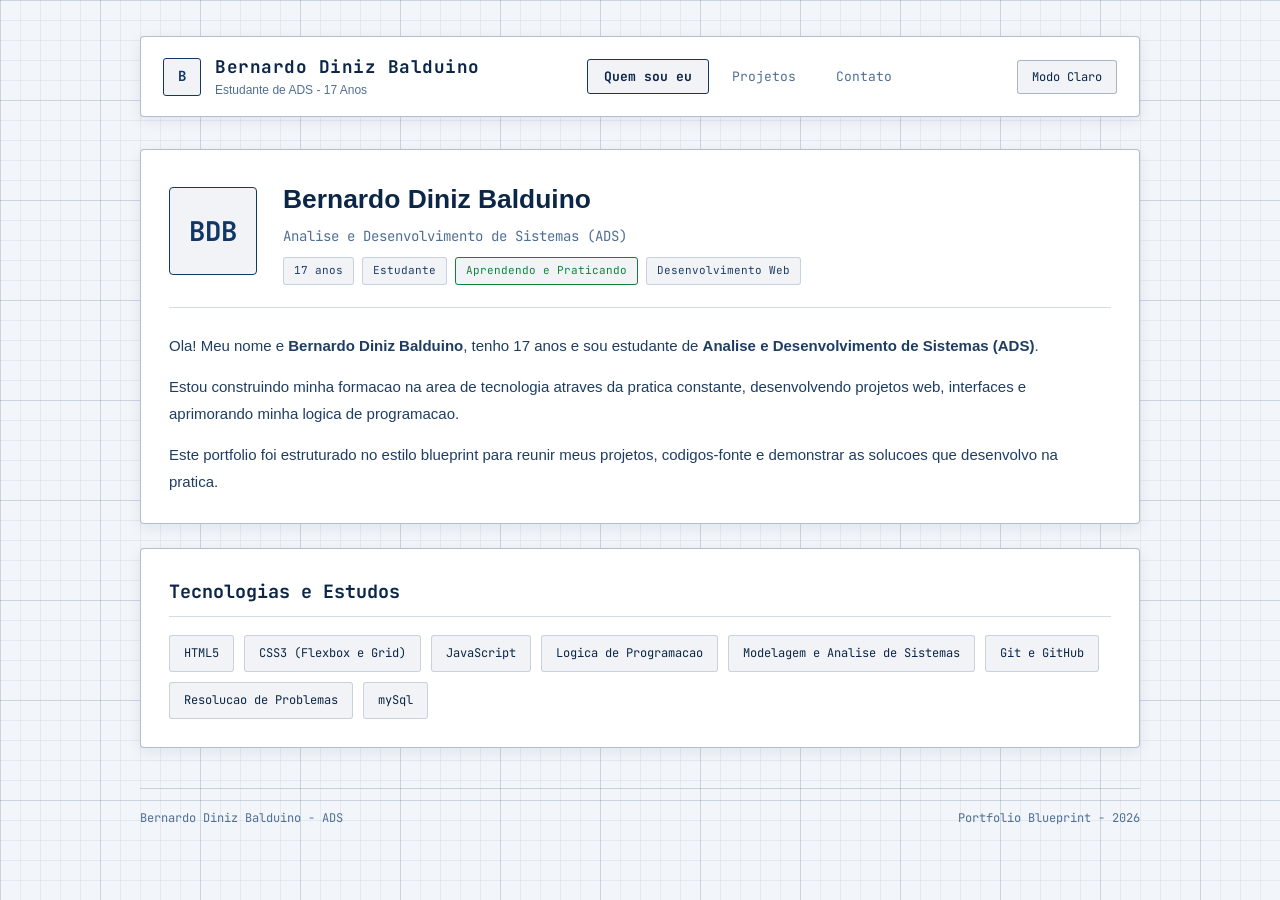
<file: index.html>
<!DOCTYPE html>
<html lang="pt-BR" data-tema="escuro">
<head>
  <meta charset="UTF-8">
  <meta name="viewport" content="width=device-width, initial-scale=1.0">
  <title>Bernardo Diniz Balduino - Portfolio</title>
  
  <meta name="description" content="Portfolio de Bernardo Diniz Balduino - Estudante de Analise e Desenvolvimento de Sistemas (ADS)">

  <!-- Estilo Blueprint Otimizado -->
  <link rel="stylesheet" href="../css/blueprint.css">

  <!-- Tipografia Tecnica -->
  <link rel="preconnect" href="https://fonts.googleapis.com">
  <link rel="preconnect" href="https://fonts.gstatic.com" crossorigin>
  <link href="https://fonts.googleapis.com/css2?family=JetBrains+Mono:wght@400;500;600;700&display=swap" rel="stylesheet">
</head>
<body>
  <!-- Malha Milimetrica de Fundo -->
  <div class="fundo-malha-blueprint"></div>

  <div class="conteudo-geral">
    
    <!-- Cabecalho Principal -->
    <header class="cabecalho-principal">
      <div class="bloco-autor">
        <div class="simbolo-autor">B</div>
        <div>
          <div class="nome-autor">Bernardo Diniz Balduino</div>
          <div class="subtitulo-autor">Estudante de ADS - 17 Anos</div>
        </div>
      </div>

      <!-- Menu de Navegacao por Abas -->
      <nav class="menu-navegacao" role="tablist">
        <button class="botao-aba ativo" data-aba="aba-perfil" role="tab" aria-selected="true">Quem sou eu</button>
        <button class="botao-aba" data-aba="aba-projetos" role="tab" aria-selected="false">Projetos</button>
        <button class="botao-aba" data-aba="aba-contato" role="tab" aria-selected="false">Contato</button>
      </nav>

      <!-- Botao de Alternar Tema -->
      <button id="botaoAlternarTema" class="botao-tema" title="Alternar entre modo claro e escuro">
        <span id="textoModoTema">Modo Escuro</span>
      </button>
    </header>

    <!-- Conteudo Principal -->
    <main>

      <!-- ========================================================
           ABA 1: QUEM SOU EU
           ======================================================== -->
      <section id="aba-perfil" class="painel-aba ativo" role="tabpanel">
        
        <!-- Cartao de Apresentacao -->
        <div class="cartao-blueprint">
          <div class="secao-perfil">
            <div class="caixa-avatar">BDB</div>
            <div class="info-perfil">
              <h1>Bernardo Diniz Balduino</h1>
              <div class="cargo-perfil">Analise e Desenvolvimento de Sistemas (ADS)</div>
              <div class="lista-metadados">
                <span class="etiqueta-info">17 anos</span>
                <span class="etiqueta-info">Estudante</span>
                <span class="etiqueta-info etiqueta-destaque">Aprendendo e Praticando</span>
                <span class="etiqueta-info">Desenvolvimento Web</span>
              </div>
            </div>
          </div>

          <!-- Texto de Apresentacao -->
          <div class="texto-apresentacao">
            <p>
              Ola! Meu nome e <strong>Bernardo Diniz Balduino</strong>, tenho 17 anos e sou estudante de <strong>Analise e Desenvolvimento de Sistemas (ADS)</strong>.
            </p>
            <p>
              Estou construindo minha formacao na area de tecnologia atraves da pratica constante, desenvolvendo projetos web, interfaces e aprimorando minha logica de programacao.
            </p>
            <p>
              Este portfolio foi estruturado no estilo blueprint para reunir meus projetos, codigos-fonte e demonstrar as solucoes que desenvolvo na pratica.
            </p>
          </div>
        </div>

        <!-- Conhecimentos e Tecnologias -->
        <div class="cartao-blueprint">
          <div class="titulo-cartao">Tecnologias e Estudos</div>
          <div class="lista-habilidades">
            <span class="item-habilidade">HTML5</span>
            <span class="item-habilidade">CSS3 (Flexbox e Grid)</span>
            <span class="item-habilidade">JavaScript</span>
            <span class="item-habilidade">Logica de Programacao</span>
            <span class="item-habilidade">Modelagem e Analise de Sistemas</span>
            <span class="item-habilidade">Git e GitHub</span>
            <span class="item-habilidade">Resolucao de Problemas</span>
            <span class="item-habilidade">mySql</span>
          </div>
        </div>

      </section>

      <!-- ========================================================
           ABA 2: PROJETOS
           ======================================================== -->
      <section id="aba-projetos" class="painel-aba" role="tabpanel">
        
        <!-- Barra de Filtros -->
        <div class="barra-acoes-projetos">
          <div class="grupo-filtros">
            <button class="botao-filtro ativo" data-filtro="todos">Todos</button>
            <button class="botao-filtro" data-filtro="ferramentas">Ferramentas</button>
            <button class="botao-filtro" data-filtro="seguranca">Seguranca</button>
            <button class="botao-filtro" data-filtro="interativo">Interativo</button>
          </div>
          <div class="contador-projetos" id="contadorProjetos">
            3 projetos listados
          </div>
        </div>

        <!-- Grade de Cartoes dos Projetos -->
        <div class="grade-projetos" id="gradeProjetos">
          <!-- Conteudo inserido dinamicamente via JavaScript -->
        </div>

      </section>

      <!-- ========================================================
           ABA 3: CONTATO
           ======================================================== -->
      <section id="aba-contato" class="painel-aba" role="tabpanel">
        
        <div class="cartao-blueprint">
          <div class="titulo-cartao">Canais de Contato</div>
          <p style="color: var(--texto-secundario); margin-bottom: 20px; font-size: 14px;">
            Sinta-se a vontade para entrar em contato para conversar sobre tecnologia, desenvolvimento ou oportunidades.
          </p>

          <div class="grade-contato">
            <a href="mailto:bernadin15.dev@gmail.com" target="_blank" class="botao-contato">
              <svg viewBox="0 0 24 24" fill="none" stroke-width="2">
                <path d="M4 4h16c1.1 0 2 .9 2 2v12c0 1.1-.9 2-2 2H4c-1.1 0-2-.9-2-2V6c0-1.1.9-2 2-2z"></path>
                <polyline points="22,6 12,13 2,6"></polyline>
              </svg>
              <span>E-mail</span>
            </a>

            <a href="https://github.com/Goblin15-png" target="_blank" class="botao-contato">
              <svg viewBox="0 0 24 24" fill="none" stroke-width="2">
                <path d="M9 19c-5 1.5-5-2.5-7-3m14 6v-3.87a3.37 3.37 0 0 0-.94-2.61c3.14-.35 6.44-1.54 6.44-7A5.44 5.44 0 0 0 20 4.77 5.07 5.07 0 0 0 19.91 1S18.73.65 16 2.48a13.38 13.38 0 0 0-7 0C6.27.65 5.09 1 5.09 1A5.07 5.07 0 0 0 5 4.77a5.44 5.44 0 0 0-1.5 3.78c0 5.42 3.3 6.61 6.44 7A3.37 3.37 0 0 0 9 18.13V22"></path>
              </svg>
              <span>GitHub</span>
            </a>

            <a href="https://www.linkedin.com/in/bernardodiniz?utm_source=share_via&utm_content=profile&utm_medium=member_android" target="_blank" class="botao-contato">
              <svg viewBox="0 0 24 24" fill="none" stroke-width="2">
                <path d="M16 8a6 6 0 0 1 6 6v7h-4v-7a2 2 0 0 0-2-2 2 2 0 0 0-2 2v7h-4v-7a6 6 0 0 1 6-6z"></path>
                <rect x="2" y="9" width="4" height="12"></rect>
                <circle cx="4" cy="4" r="2"></circle>
              </svg>
              <span>LinkedIn</span>
            </a>
          </div>
        </div>

      </section>

    </main>

    <!-- Rodape -->
    <footer class="rodape-principal">
      <div>Bernardo Diniz Balduino - ADS</div>
      <div>Portfolio Blueprint - 2026</div>
    </footer>

  </div>

  <!-- Scripts -->
  <script src="js/projects-data.js"></script>
  <script src="js/app.js"></script>
</body>
</html>
</file>
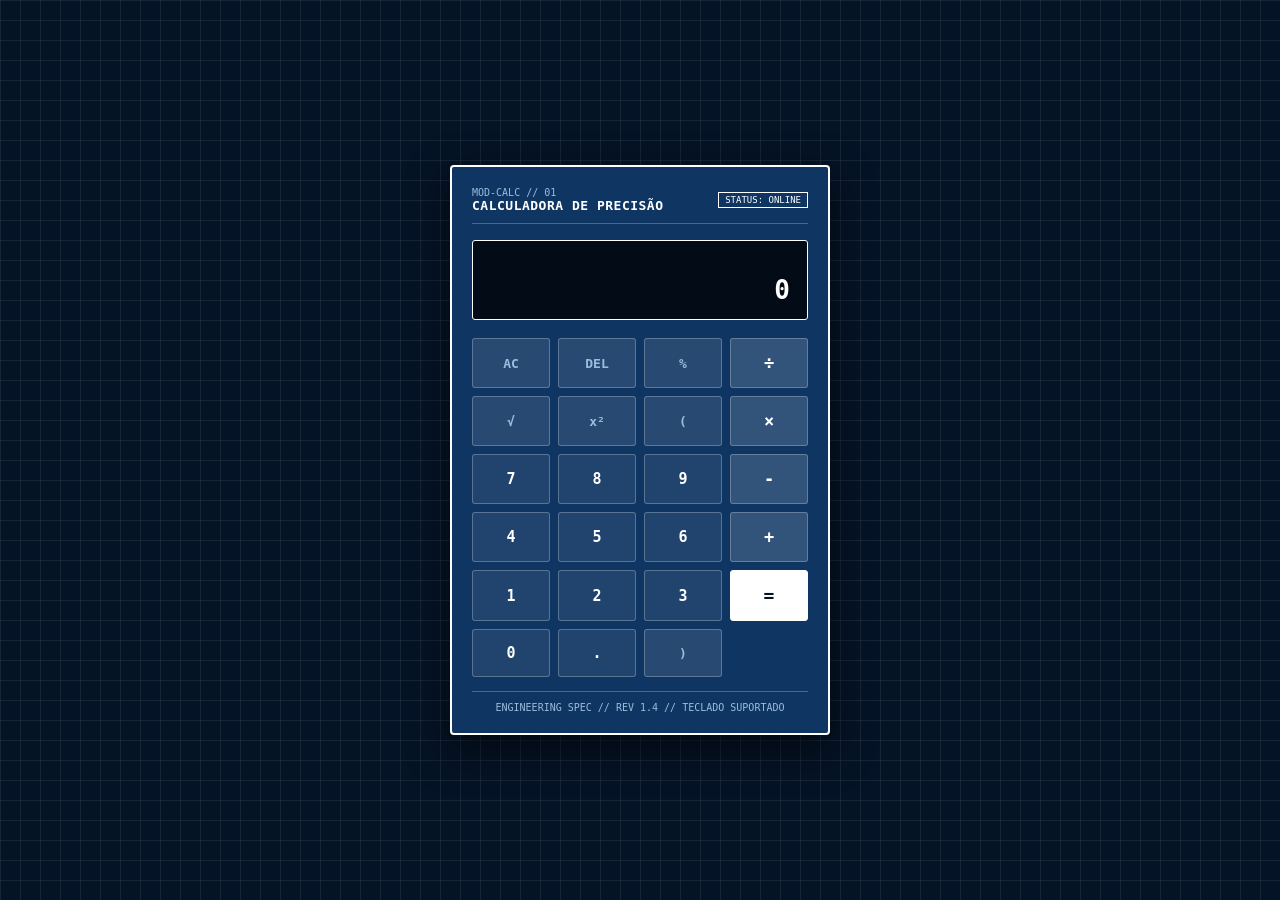
<file: projects/demo-calculadora/index.html>
<!DOCTYPE html>
<html lang="pt-BR" data-theme="dark">
<head>
  <meta charset="UTF-8">
  <meta name="viewport" content="width=device-width, initial-scale=1.0">
  <title>Calculadora Científica Blueprint</title>
  <link rel="stylesheet" href="style.css">
</head>
<body class="calculator-body">
  <div class="calculator-unit">
    <div class="calc-header">
      <div class="calc-title">
        <span class="calc-code">MOD-CALC // 01</span>
        <h2>CALCULADORA DE PRECISÃO</h2>
      </div>
      <div class="calc-status">STATUS: ONLINE</div>
    </div>

    <!-- Visor da Calculadora -->
    <div class="calc-display-box">
      <div class="calc-history" id="calcHistory">&nbsp;</div>
      <div class="calc-current" id="calcCurrent">0</div>
    </div>

    <!-- Teclado da Calculadora -->
    <div class="calc-keypad">
      <button class="calc-btn btn-fn" data-action="clear">AC</button>
      <button class="calc-btn btn-fn" data-action="backspace">DEL</button>
      <button class="calc-btn btn-fn" data-action="percent">%</button>
      <button class="calc-btn btn-op" data-action="op" data-val="/">÷</button>

      <button class="calc-btn btn-fn" data-action="sqrt">√</button>
      <button class="calc-btn btn-fn" data-action="pow">x²</button>
      <button class="calc-btn btn-fn" data-action="paren-open">(</button>
      <button class="calc-btn btn-op" data-action="op" data-val="*">×</button>

      <button class="calc-btn btn-num" data-action="num" data-val="7">7</button>
      <button class="calc-btn btn-num" data-action="num" data-val="8">8</button>
      <button class="calc-btn btn-num" data-action="num" data-val="9">9</button>
      <button class="calc-btn btn-op" data-action="op" data-val="-">-</button>

      <button class="calc-btn btn-num" data-action="num" data-val="4">4</button>
      <button class="calc-btn btn-num" data-action="num" data-val="5">5</button>
      <button class="calc-btn btn-num" data-action="num" data-val="6">6</button>
      <button class="calc-btn btn-op" data-action="op" data-val="+">+</button>

      <button class="calc-btn btn-num" data-action="num" data-val="1">1</button>
      <button class="calc-btn btn-num" data-action="num" data-val="2">2</button>
      <button class="calc-btn btn-num" data-action="num" data-val="3">3</button>
      <button class="calc-btn btn-equals" data-action="equals" rowspan="2">=</button>

      <button class="calc-btn btn-num btn-zero" data-action="num" data-val="0">0</button>
      <button class="calc-btn btn-num" data-action="dot">.</button>
      <button class="calc-btn btn-fn" data-action="paren-close">)</button>
    </div>

    <div class="calc-footer-note">
      ENGINEERING SPEC // REV 1.4 // TECLADO SUPORTADO
    </div>
  </div>

  <script src="script.js"></script>
</body>
</html>
</file>
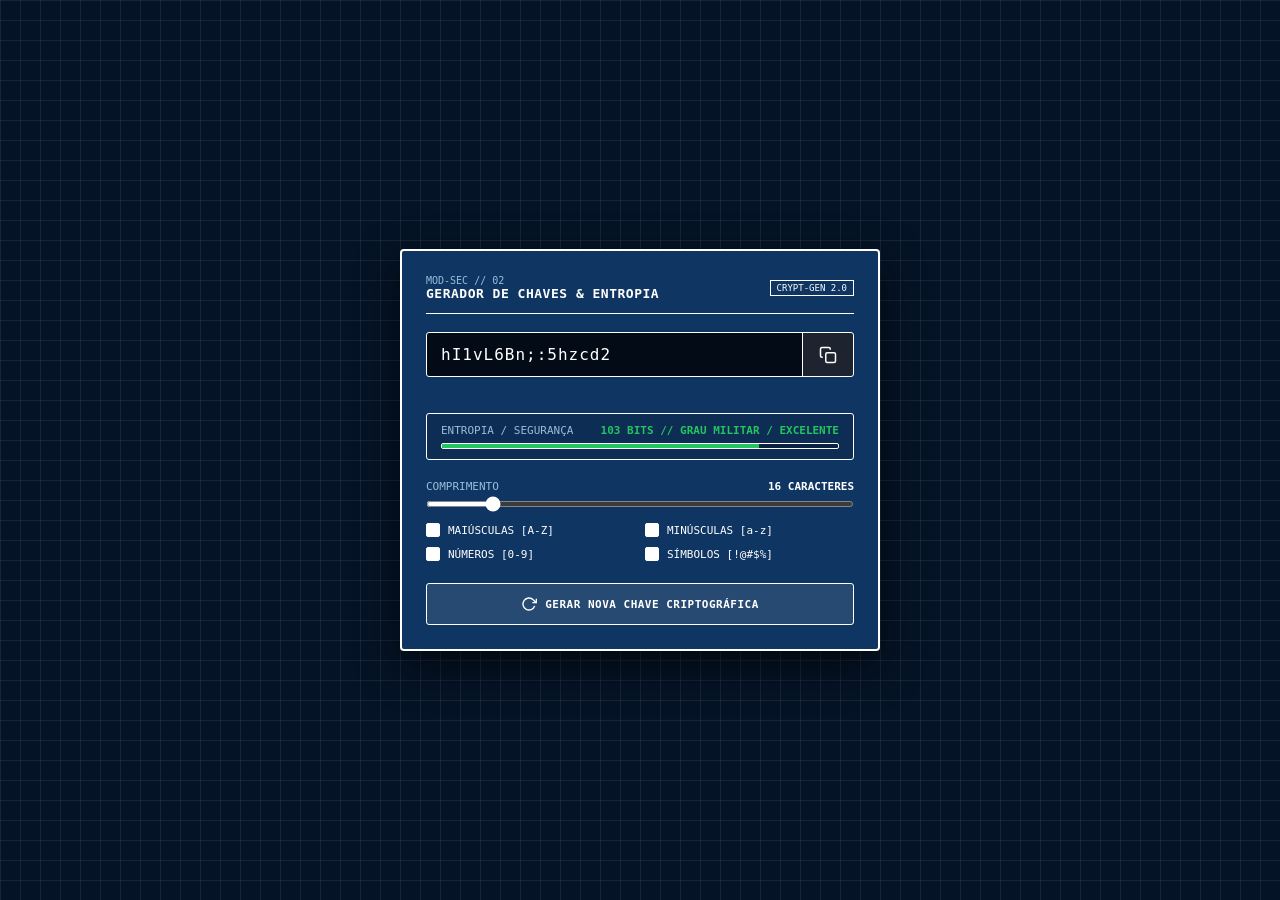
<file: projects/demo-gerador-senhas/index.html>
<!DOCTYPE html>
<html lang="pt-BR" data-theme="dark">
<head>
  <meta charset="UTF-8">
  <meta name="viewport" content="width=device-width, initial-scale=1.0">
  <title>Gerador de Chaves Criptográficas Blueprint</title>
  <link rel="stylesheet" href="style.css">
</head>
<body>
  <div class="crypto-unit">
    <div class="unit-header">
      <div>
        <span class="unit-code">MOD-SEC // 02</span>
        <h2>GERADOR DE CHAVES & ENTROPIA</h2>
      </div>
      <span class="crypto-status">CRYPT-GEN 2.0</span>
    </div>

    <!-- Visor da Senha Gerada -->
    <div class="result-box">
      <input type="text" id="passwordOutput" readonly value="G3r4nd0#Ch4v3..." aria-label="Senha Gerada">
      <button id="copyBtn" class="action-btn" title="Copiar Chave">
        <svg width="18" height="18" viewBox="0 0 24 24" fill="none" stroke="currentColor" stroke-width="2">
          <rect x="9" y="9" width="13" height="13" rx="2" ry="2"></rect>
          <path d="M5 15H4a2 2 0 0 1-2-2V4a2 2 0 0 1 2-2h9a2 2 0 0 1 2 2v1"></path>
        </svg>
      </button>
    </div>
    <div id="copyToast" class="copy-toast">CHAVE COPIADA COM SUCESSO [OK]</div>

    <!-- Medidor de Força e Entropia Técnica -->
    <div class="entropy-meter-box">
      <div class="entropy-header">
        <span class="entropy-label">ENTROPIA / SEGURANÇA</span>
        <span id="entropyScore" class="entropy-value">0 BITS // FRACA</span>
      </div>
      <div class="meter-bar-track">
        <div id="meterBarFill" class="meter-bar-fill"></div>
      </div>
    </div>

    <!-- Controles de Configuração -->
    <div class="controls-panel">
      <!-- Slider de Comprimento -->
      <div class="control-row">
        <div class="control-label">
          <span>COMPRIMENTO</span>
          <span id="lengthVal" class="spec-highlight">16 CARACTERES</span>
        </div>
        <input type="range" id="lengthSlider" min="8" max="64" value="16" class="tech-slider">
      </div>

      <!-- Toggles de Caracteres -->
      <div class="checkbox-grid">
        <label class="tech-checkbox">
          <input type="checkbox" id="includeUpper" checked>
          <span class="box-indicator"></span>
          <span>MAIÚSCULAS [A-Z]</span>
        </label>
        <label class="tech-checkbox">
          <input type="checkbox" id="includeLower" checked>
          <span class="box-indicator"></span>
          <span>MINÚSCULAS [a-z]</span>
        </label>
        <label class="tech-checkbox">
          <input type="checkbox" id="includeNumbers" checked>
          <span class="box-indicator"></span>
          <span>NÚMEROS [0-9]</span>
        </label>
        <label class="tech-checkbox">
          <input type="checkbox" id="includeSymbols" checked>
          <span class="box-indicator"></span>
          <span>SÍMBOLOS [!@#$%]</span>
        </label>
      </div>

      <!-- Botão Gerar -->
      <button id="generateBtn" class="generate-btn">
        <svg width="16" height="16" viewBox="0 0 24 24" fill="none" stroke="currentColor" stroke-width="2">
          <polyline points="23 4 23 10 17 10"></polyline>
          <path d="M20.49 15a9 9 0 1 1-2.12-9.36L23 10"></path>
        </svg>
        GERAR NOVA CHAVE CRIPTOGRÁFICA
      </button>
    </div>
  </div>

  <script src="script.js"></script>
</body>
</html>
</file>
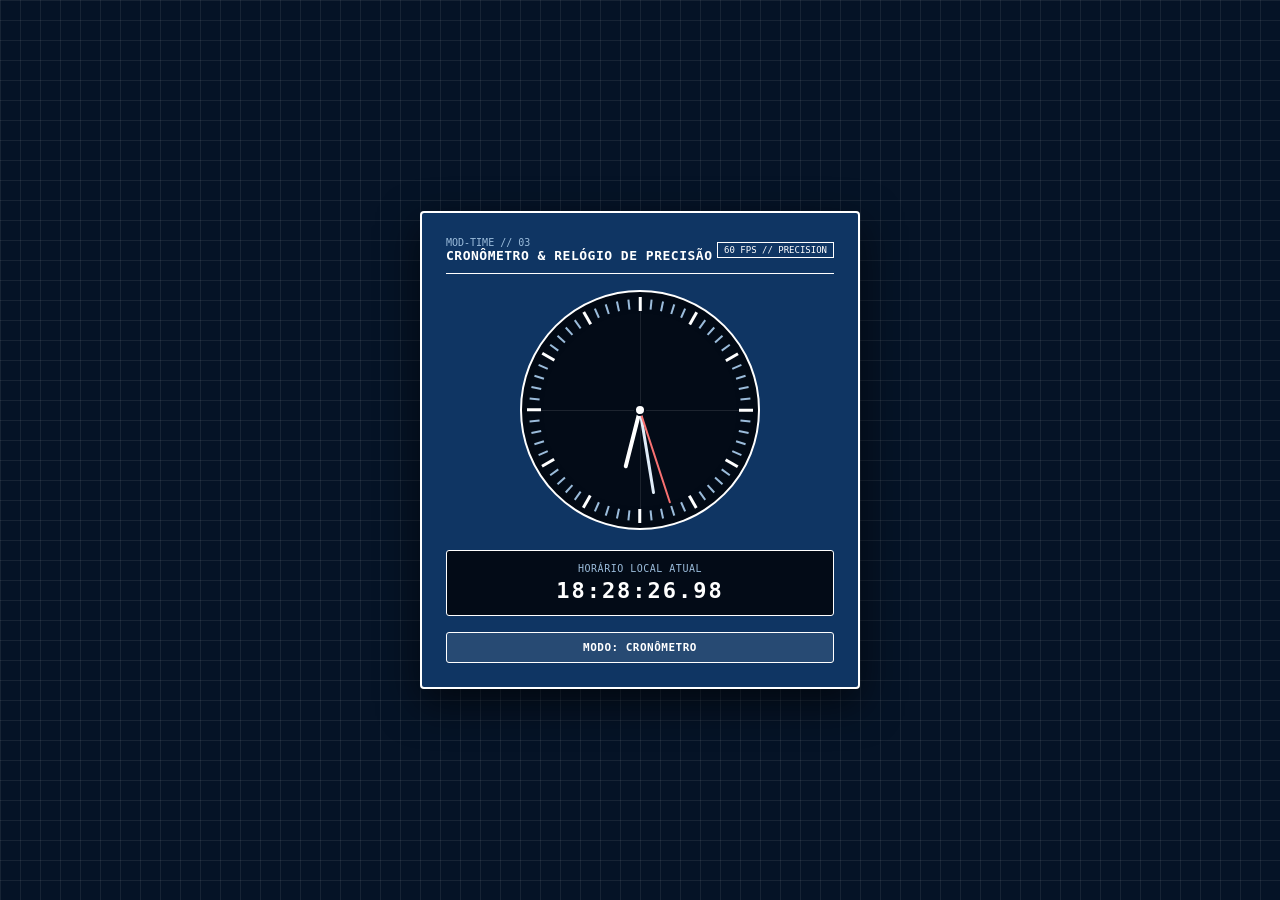
<file: projects/demo-relogio-analogico/index.html>
<!DOCTYPE html>
<html lang="pt-BR" data-theme="dark">
<head>
  <meta charset="UTF-8">
  <meta name="viewport" content="width=device-width, initial-scale=1.0">
  <title>Cronômetro & Relógio de Precisão Blueprint</title>
  <link rel="stylesheet" href="style.css">
</head>
<body>
  <div class="clock-unit">
    <div class="unit-header">
      <div>
        <span class="unit-code">MOD-TIME // 03</span>
        <h2>CRONÔMETRO & RELÓGIO DE PRECISÃO</h2>
      </div>
      <span class="clock-status">60 FPS // PRECISION</span>
    </div>

    <!-- Mostrador Analógico Blueprint com Compass/Marcadores -->
    <div class="dial-container">
      <div class="clock-dial" id="clockDial">
        <!-- Marcadores horários e subdivisões gerados por JS -->
        <div class="dial-crosshair"></div>
        <div class="dial-center-cap"></div>
        
        <!-- Ponteiros Técnicos -->
        <div class="hand hand-hour" id="hourHand"></div>
        <div class="hand hand-minute" id="minHand"></div>
        <div class="hand hand-second" id="secHand"></div>
      </div>
    </div>

    <!-- Visor Digital Secundário -->
    <div class="digital-display">
      <div class="display-mode-label" id="displayModeLabel">HORÁRIO LOCAL ATUAL</div>
      <div class="time-readout" id="timeReadout">00:00:00.00</div>
    </div>

    <!-- Controles do Modo Cronômetro -->
    <div class="stopwatch-controls">
      <button id="toggleModeBtn" class="mode-btn">MODO: CRONÔMETRO</button>
      <div class="stopwatch-actions" id="stopwatchActions" style="display: none;">
        <button id="startStopBtn" class="action-btn-ctrl">INICIAR</button>
        <button id="lapBtn" class="action-btn-ctrl">VOLTA (LAP)</button>
        <button id="resetBtn" class="action-btn-ctrl">ZERAR</button>
      </div>
    </div>

    <!-- Lista de Voltas (Laps) -->
    <div class="laps-list-box" id="lapsBox" style="display: none;">
      <div class="laps-header">REGISTRO DE VOLTAS</div>
      <div class="laps-container" id="lapsContainer"></div>
    </div>
  </div>

  <script src="script.js"></script>
</body>
</html>
</file>
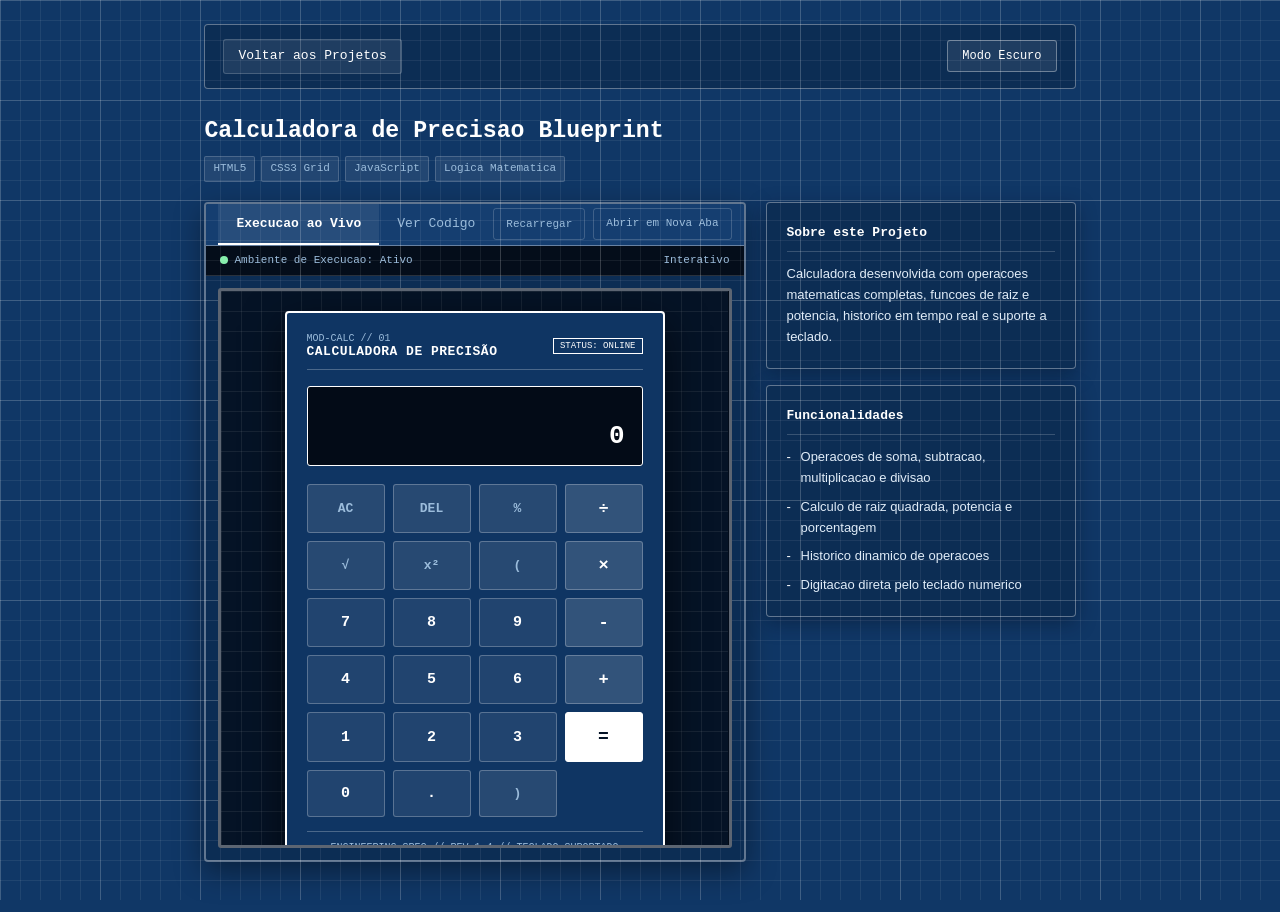
<file: projects/project-viewer.html>
<!DOCTYPE html>
<html lang="pt-BR" data-tema="escuro">
<head>
  <meta charset="UTF-8">
  <meta name="viewport" content="width=device-width, initial-scale=1.0">
  <title>Execucao do Projeto - Bernardo Diniz Balduino</title>
  
  <link rel="stylesheet" href="../css/blueprint.css">

  <style>
    .conteudo-visualizador {
      max-width: 1100px;
      margin: 0 auto;
      padding: 24px 20px 50px;
    }

    .barra-topo-visualizador {
      display: flex;
      justify-content: space-between;
      align-items: center;
      flex-wrap: wrap;
      gap: 14px;
      margin-bottom: 24px;
      background: var(--fundo-cartao);
      border: 1.5px solid var(--linha-normal);
      border-radius: 4px;
      padding: 14px 18px;
    }

    .botao-voltar {
      color: var(--texto-principal);
      text-decoration: none;
      font-family: var(--fonte-codigo);
      font-size: 13px;
      display: inline-flex;
      align-items: center;
      gap: 8px;
      padding: 6px 14px;
      border: 1px solid var(--linha-suave);
      border-radius: 3px;
      background: var(--fundo-etiqueta);
      transition: all 0.2s;
    }

    .botao-voltar:hover {
      border-color: var(--linha-destaque);
      background: rgba(255, 255, 255, 0.15);
    }

    .linha-titulo-projeto {
      margin-bottom: 20px;
    }

    .linha-titulo-projeto h1 {
      font-family: var(--fonte-codigo);
      font-size: 1.45rem;
      font-weight: 700;
      color: var(--texto-principal);
      margin-bottom: 6px;
    }

    .linha-etiquetas-projeto {
      display: flex;
      flex-wrap: wrap;
      gap: 6px;
    }

    /* CONTAINER DIVIDIDO */
    .divisor-visualizador {
      display: grid;
      grid-template-columns: 1fr 310px;
      gap: 20px;
      align-items: start;
    }

    @media (max-width: 900px) {
      .divisor-visualizador {
        grid-template-columns: 1fr;
      }
    }

    /* PAINEL DO PROJETO COM DESTAQUE VISUAL */
    .painel-execucao {
      background: var(--fundo-cartao);
      border: 2px solid var(--linha-normal);
      border-radius: 4px;
      overflow: hidden;
      display: flex;
      flex-direction: column;
      box-shadow: 0 10px 30px rgba(0, 0, 0, 0.4);
    }

    .cabecalho-abas-execucao {
      display: flex;
      justify-content: space-between;
      align-items: center;
      background: var(--fundo-elevado);
      border-bottom: 1.5px solid var(--linha-normal);
      padding: 0 12px;
      flex-wrap: wrap;
    }

    .grupo-botoes-visualizacao {
      display: flex;
    }

    .botao-aba-execucao {
      background: transparent;
      border: none;
      border-bottom: 2px solid transparent;
      color: var(--texto-opaco);
      font-family: var(--fonte-codigo);
      font-size: 13px;
      padding: 12px 18px;
      cursor: pointer;
      transition: all 0.2s;
    }

    .botao-aba-execucao:hover {
      color: var(--texto-principal);
    }

    .botao-aba-execucao.ativo {
      color: var(--texto-principal);
      border-bottom-color: var(--linha-destaque);
      background: var(--fundo-etiqueta);
      font-weight: 700;
    }

    .ferramentas-rapidas {
      display: flex;
      gap: 8px;
    }

    .botao-ferramenta {
      background: transparent;
      border: 1px solid var(--linha-suave);
      border-radius: 3px;
      color: var(--texto-opaco);
      font-family: var(--fonte-codigo);
      font-size: 11px;
      padding: 6px 12px;
      cursor: pointer;
      text-decoration: none;
      display: flex;
      align-items: center;
      gap: 4px;
      transition: all 0.2s;
    }

    .botao-ferramenta:hover {
      border-color: var(--linha-destaque);
      color: var(--texto-principal);
    }

    /* MOLDURA E AMBIENTE DE EXECUCAO COM ALTO CONTRASTE */
    .barra-moldura-execucao {
      display: flex;
      justify-content: space-between;
      align-items: center;
      background: #040d1a;
      padding: 6px 14px;
      font-family: var(--fonte-codigo);
      font-size: 11px;
      color: #9bbcdb;
      border-bottom: 1px solid rgba(255, 255, 255, 0.15);
    }

    [data-tema="claro"] .barra-moldura-execucao {
      background: #e2e8f0;
      color: #1e3d63;
      border-bottom: 1px solid rgba(16, 55, 102, 0.2);
    }

    .indicador-status-execucao {
      display: flex;
      align-items: center;
      gap: 6px;
    }

    .ponto-status-verde {
      width: 8px;
      height: 8px;
      background-color: var(--texto-sucesso);
      border-radius: 50%;
      display: inline-block;
    }

    /* JANELA DE EXECUÇÃO AO VIVO COM CONTRASTE CLARO */
    .janela-execucao-ao-vivo {
      height: 560px;
      background: #051326;
      border: 3px solid rgba(255, 255, 255, 0.35);
      margin: 12px;
      border-radius: 3px;
      box-shadow: inset 0 0 25px rgba(0, 0, 0, 0.6);
      position: relative;
    }

    [data-tema="claro"] .janela-execucao-ao-vivo {
      background: #ffffff;
      border: 3px solid rgba(16, 55, 102, 0.3);
      box-shadow: inset 0 0 15px rgba(16, 55, 102, 0.08);
    }

    .janela-execucao-ao-vivo iframe {
      width: 100%;
      height: 100%;
      border: none;
    }

    /* JANELA DE CÓDIGO FONTE */
    .janela-codigo-fonte {
      display: none;
      height: 560px;
      background: #051326;
      border: 3px solid rgba(255, 255, 255, 0.35);
      margin: 12px;
      border-radius: 3px;
      flex-direction: column;
      overflow: hidden;
    }

    [data-tema="claro"] .janela-codigo-fonte {
      background: #ffffff;
      border: 3px solid rgba(16, 55, 102, 0.3);
    }

    .navegacao-arquivos-codigo {
      display: flex;
      border-bottom: 1px solid var(--linha-suave);
      background: rgba(0, 0, 0, 0.3);
      padding: 0 8px;
    }

    [data-tema="claro"] .navegacao-arquivos-codigo {
      background: #eef2f7;
    }

    .botao-arquivo-codigo {
      background: transparent;
      border: none;
      color: var(--texto-opaco);
      font-family: var(--fonte-codigo);
      font-size: 12px;
      padding: 10px 18px;
      cursor: pointer;
      transition: all 0.15s ease;
    }

    .botao-arquivo-codigo.ativo {
      color: var(--texto-principal);
      background: var(--fundo-etiqueta);
      border-bottom: 2px solid var(--linha-destaque);
      font-weight: 700;
    }

    .caixa-texto-codigo {
      flex: 1;
      overflow: auto;
      padding: 20px;
      margin: 0;
      font-family: var(--fonte-codigo);
      font-size: 13px;
      line-height: 1.7;
      color: var(--texto-secundario);
      white-space: pre;
      tab-size: 2;
    }

    /* BARRA LATERAL */
    .cartao-lateral {
      background: var(--fundo-cartao);
      border: 1.5px solid var(--linha-normal);
      border-radius: 4px;
      padding: 20px;
      margin-bottom: 16px;
      box-shadow: var(--sombra-cartao);
    }

    .cartao-lateral h3 {
      font-family: var(--fonte-codigo);
      font-size: 13px;
      color: var(--texto-principal);
      margin-bottom: 12px;
      border-bottom: 1px solid var(--linha-suave);
      padding-bottom: 8px;
    }

    .lista-destaques {
      list-style: none;
      display: flex;
      flex-direction: column;
      gap: 8px;
      font-size: 13px;
      color: var(--texto-secundario);
    }

    .lista-destaques li {
      position: relative;
      padding-left: 14px;
    }

    .lista-destaques li::before {
      content: "-";
      position: absolute;
      left: 0;
      color: var(--linha-destaque);
    }
  </style>
</head>
<body>
  <div class="fundo-malha-blueprint"></div>

  <div class="conteudo-visualizador">
    
    <!-- Barra Superior -->
    <div class="barra-topo-visualizador">
      <a href="../index.html#projetos" class="botao-voltar">
        Voltar aos Projetos
      </a>

      <button id="botaoAlternarTema" class="botao-tema" title="Alternar entre modo claro e escuro">
        <span id="textoModoTema">Modo Escuro</span>
      </button>
    </div>

    <!-- Titulo e Etiquetas do Projeto -->
    <div class="linha-titulo-projeto">
      <h1 id="tituloProjeto">Carregando Projeto...</h1>
      <div id="etiquetasProjeto" class="linha-etiquetas-projeto"></div>
    </div>

    <!-- Divisao Principal -->
    <div class="divisor-visualizador">
      <!-- Painel do Executor e Codigo -->
      <div class="painel-execucao">
        <div class="cabecalho-abas-execucao">
          <div class="grupo-botoes-visualizacao">
            <button class="botao-aba-execucao ativo" id="abaExecucaoAoVivo">Execucao ao Vivo</button>
            <button class="botao-aba-execucao" id="abaVerCodigo">Ver Codigo</button>
          </div>

          <div class="ferramentas-rapidas">
            <button class="botao-ferramenta" id="botaoRecarregar">Recarregar</button>
            <a class="botao-ferramenta" id="botaoAbaExterna" target="_blank">Abrir em Nova Aba</a>
          </div>
        </div>

        <!-- 1. Execucao ao vivo (com moldura de alto contraste) -->
        <div id="containerExecucao">
          <div class="barra-moldura-execucao">
            <div class="indicador-status-execucao">
              <span class="ponto-status-verde"></span>
              <span>Ambiente de Execucao: Ativo</span>
            </div>
            <span>Interativo</span>
          </div>
          <div class="janela-execucao-ao-vivo">
            <iframe id="iframeProjeto" src="" title="Projeto em Execucao"></iframe>
          </div>
        </div>

        <!-- 2. Visualizador de codigo (carregamento garantido) -->
        <div class="janela-codigo-fonte" id="containerCodigo">
          <div class="navegacao-arquivos-codigo">
            <button class="botao-arquivo-codigo ativo" data-arquivo="html">index.html</button>
            <button class="botao-arquivo-codigo" data-arquivo="css">style.css</button>
            <button class="botao-arquivo-codigo" data-arquivo="js">script.js</button>
            <button class="botao-ferramenta" id="botaoCopiarCodigo" style="margin-left: auto; margin-right: 8px;">
              Copiar Codigo
            </button>
          </div>
          <pre class="caixa-texto-codigo"><code id="conteudoCodigo">Carregando codigo...</code></pre>
        </div>
      </div>

      <!-- Barra Lateral com Informacoes -->
      <aside>
        <div class="cartao-lateral">
          <h3>Sobre este Projeto</h3>
          <p id="resumoProjeto" style="font-size: 13px; color: var(--texto-secundario); line-height: 1.6;">
            Carregando detalhes...
          </p>
        </div>

        <div class="cartao-lateral">
          <h3>Funcionalidades</h3>
          <ul class="lista-destaques" id="listaDestaques">
            <li>Carregando...</li>
          </ul>
        </div>
      </aside>
    </div>

  </div>

  <!-- Scripts -->
  <script src="../js/projects-data.js"></script>
  <script>
    document.addEventListener('DOMContentLoaded', () => {
      inicializarTema();
      carregarProjeto();
      inicializarAbas();
    });

    let projetoAtual = null;
    let cacheCodigo = { html: '', css: '', js: '' };
    let arquivoCodigoAtual = 'html';

    function inicializarTema() {
      const temaSalvo = localStorage.getItem('tema-blueprint') || 'escuro';
      document.documentElement.setAttribute('data-tema', temaSalvo);
      atualizarTextoTema(temaSalvo);

      const botaoTema = document.getElementById('botaoAlternarTema');
      botaoTema.addEventListener('click', () => {
        const temaAtual = document.documentElement.getAttribute('data-tema') || 'escuro';
        const novoTema = temaAtual === 'escuro' ? 'claro' : 'escuro';
        document.documentElement.setAttribute('data-tema', novoTema);
        localStorage.setItem('tema-blueprint', novoTema);
        atualizarTextoTema(novoTema);
        
        const iframe = document.getElementById('iframeProjeto');
        if (iframe && iframe.contentDocument) {
          iframe.contentDocument.documentElement.setAttribute('data-tema', novoTema);
        }
      });
    }

    function atualizarTextoTema(tema) {
      document.getElementById('textoModoTema').textContent = tema === 'escuro' ? 'Modo Escuro' : 'Modo Claro';
    }

    function carregarProjeto() {
      const parametros = new URLSearchParams(window.location.search);
      const idProjeto = parametros.get('id') || 'calculadora-blueprint';

      projetoAtual = PROJETOS_DADOS.find(p => p.id === idProjeto) || PROJETOS_DADOS[0];

      document.title = `${projetoAtual.titulo} - Bernardo Diniz Balduino`;
      document.getElementById('tituloProjeto').textContent = projetoAtual.titulo;
      document.getElementById('resumoProjeto').textContent = projetoAtual.resumo;

      document.getElementById('etiquetasProjeto').innerHTML = projetoAtual.etiquetas
        .map(t => `<span class="etiqueta-tecnologia">${t}</span>`).join('');

      document.getElementById('listaDestaques').innerHTML = projetoAtual.destaques
        .map(d => `<li>${d}</li>`).join('');

      const iframe = document.getElementById('iframeProjeto');
      const urlProjeto = `../${projetoAtual.caminho}`;
      iframe.src = urlProjeto;

      document.getElementById('botaoAbaExterna').href = urlProjeto;

      document.getElementById('botaoRecarregar').addEventListener('click', () => {
        iframe.src = urlProjeto;
      });

      // Carrega o código garantido
      carregarArquivosCodigo();
    }

    function carregarArquivosCodigo() {
      // 1. Prioridade: Codigo embutido diretamente na base de dados
      if (projetoAtual && projetoAtual.codigoFonte) {
        cacheCodigo.html = projetoAtual.codigoFonte.html || '';
        cacheCodigo.css = projetoAtual.codigoFonte.css || '';
        cacheCodigo.js = projetoAtual.codigoFonte.js || '';
        exibirCodigo(arquivoCodigoAtual);
        return;
      }

      // 2. Fallback via fetch se necessario
      const base = `../projects/${projetoAtual.pasta}/`;
      Promise.all([
        fetch(`${base}index.html`).then(r => r.text()).catch(() => ''),
        fetch(`${base}style.css`).then(r => r.text()).catch(() => ''),
        fetch(`${base}script.js`).then(r => r.text()).catch(() => '')
      ]).then(([resHtml, resCss, resJs]) => {
        cacheCodigo.html = resHtml;
        cacheCodigo.css = resCss;
        cacheCodigo.js = resJs;
        exibirCodigo(arquivoCodigoAtual);
      });
    }

    function exibirCodigo(tipoArquivo) {
      arquivoCodigoAtual = tipoArquivo;
      const elementoCodigo = document.getElementById('conteudoCodigo');
      elementoCodigo.textContent = cacheCodigo[tipoArquivo] || 'Codigo indisponivel no momento.';
    }

    function inicializarAbas() {
      const botaoExecucao = document.getElementById('abaExecucaoAoVivo');
      const botaoCodigo = document.getElementById('abaVerCodigo');
      const containerExecucao = document.getElementById('containerExecucao');
      const containerCodigo = document.getElementById('containerCodigo');

      botaoExecucao.addEventListener('click', () => {
        botaoExecucao.classList.add('ativo');
        botaoCodigo.classList.remove('ativo');
        containerExecucao.style.display = 'block';
        containerCodigo.style.display = 'none';
      });

      botaoCodigo.addEventListener('click', () => {
        botaoCodigo.classList.add('ativo');
        botaoExecucao.classList.remove('ativo');
        containerExecucao.style.display = 'none';
        containerCodigo.style.display = 'flex';
        // Garante que exibe o código do arquivo selecionado
        exibirCodigo(arquivoCodigoAtual);
      });

      document.querySelectorAll('.botao-arquivo-codigo').forEach(botao => {
        botao.addEventListener('click', () => {
          document.querySelectorAll('.botao-arquivo-codigo').forEach(b => b.classList.remove('ativo'));
          botao.classList.add('ativo');
          exibirCodigo(botao.getAttribute('data-arquivo'));
        });
      });

      const botaoCopiar = document.getElementById('botaoCopiarCodigo');
      botaoCopiar.addEventListener('click', () => {
        const texto = cacheCodigo[arquivoCodigoAtual];
        if (texto) {
          navigator.clipboard.writeText(texto).then(() => {
            botaoCopiar.textContent = 'Copiado!';
            setTimeout(() => { botaoCopiar.textContent = 'Copiar Codigo'; }, 2000);
          });
        }
      });
    }
  </script>
</body>
</html>
</file>
<file: css/blueprint.css>
/* ==========================================================================
   PORTFOLIO BLUEPRINT - ESTILOS COMPLETOS & OTIMIZADOS
   Bernardo Diniz Balduino - Analise e Desenvolvimento de Sistemas (ADS)
   ========================================================================== */

/* ==========================================================================
   1. VARIAVEIS DE TEMA (MODO ESCURO E MODO CLARO)
   ========================================================================== */
:root {
  --transicao-tema: background-color 0.25s ease, border-color 0.25s ease, color 0.25s ease;
  --fonte-codigo: 'JetBrains Mono', 'Consolas', 'Courier New', monospace;
  --fonte-texto: -apple-system, BlinkMacSystemFont, 'Segoe UI', Roboto, Helvetica, Arial, sans-serif;
}

/* Modo Escuro (Cianotipo Tradicional de Engenharia) */
[data-tema="escuro"] {
  color-scheme: dark;
  --fundo-blueprint: #103766;
  --fundo-cartao: #0c2d54;
  --fundo-elevado: #153e70;
  --fundo-codigo: #051326;
  --grade-subdivisao: rgba(255, 255, 255, 0.07);
  --grade-principal: rgba(255, 255, 255, 0.14);
  --linha-suave: rgba(255, 255, 255, 0.18);
  --linha-normal: rgba(255, 255, 255, 0.35);
  --linha-destaque: #ffffff;
  --texto-principal: #ffffff;
  --texto-secundario: #e0ecf8;
  --texto-opaco: #9bbcdb;
  --texto-sucesso: #86efac;
  --fundo-etiqueta: rgba(255, 255, 255, 0.08);
  --sombra-cartao: 0 6px 20px rgba(4, 16, 32, 0.4);
}

/* Modo Claro (Whiteprint / Papel de Desenho Tecnico) */
[data-tema="claro"] {
  color-scheme: light;
  --fundo-blueprint: #f2f5f9;
  --fundo-cartao: #ffffff;
  --fundo-elevado: #f8fafc;
  --fundo-codigo: #ffffff;
  --grade-subdivisao: rgba(16, 55, 102, 0.06);
  --grade-principal: rgba(16, 55, 102, 0.12);
  --linha-suave: rgba(16, 55, 102, 0.18);
  --linha-normal: rgba(16, 55, 102, 0.32);
  --linha-destaque: #103766;
  --texto-principal: #0c2647;
  --texto-secundario: #1e3d63;
  --texto-opaco: #506f94;
  --texto-sucesso: #15803d;
  --fundo-etiqueta: rgba(16, 55, 102, 0.06);
  --sombra-cartao: 0 4px 14px rgba(16, 55, 102, 0.08);
}

/* ==========================================================================
   2. RESET E CONFIGURACOES GERAIS
   ========================================================================== */
* {
  margin: 0;
  padding: 0;
  box-sizing: border-box;
}

html {
  font-family: var(--fonte-texto);
  background-color: var(--fundo-blueprint);
  color: var(--texto-principal);
  transition: var(--transicao-tema);
  scroll-behavior: smooth;
  font-size: 16px;
  line-height: 1.6;
}

body {
  min-height: 100vh;
  position: relative;
  display: flex;
  flex-direction: column;
}

/* ==========================================================================
   3. MALHA DO PAPEL MILIMETRADO
   ========================================================================== */
.fundo-malha-blueprint {
  position: fixed;
  inset: 0;
  pointer-events: none;
  z-index: 0;
  background-image: 
    linear-gradient(var(--grade-subdivisao) 1px, transparent 1px),
    linear-gradient(90deg, var(--grade-subdivisao) 1px, transparent 1px),
    linear-gradient(var(--grade-principal) 1px, transparent 1px),
    linear-gradient(90deg, var(--grade-principal) 1px, transparent 1px);
  background-size: 20px 20px, 20px 20px, 100px 100px, 100px 100px;
}

.conteudo-geral {
  max-width: 1040px;
  margin: 0 auto;
  padding: 36px 20px 60px;
  width: 100%;
  position: relative;
  z-index: 1;
}

/* ==========================================================================
   4. CABECALHO E NAVEGACAO
   ========================================================================== */
.cabecalho-principal {
  display: flex;
  justify-content: space-between;
  align-items: center;
  padding: 16px 22px;
  background: var(--fundo-cartao);
  border: 1.5px solid var(--linha-normal);
  border-radius: 4px;
  margin-bottom: 32px;
  box-shadow: var(--sombra-cartao);
  gap: 16px;
  flex-wrap: wrap;
}

.bloco-autor {
  display: flex;
  align-items: center;
  gap: 14px;
}

.simbolo-autor {
  width: 38px;
  height: 38px;
  border: 1.5px solid var(--linha-destaque);
  border-radius: 3px;
  display: flex;
  align-items: center;
  justify-content: center;
  background: var(--fundo-etiqueta);
  font-family: var(--fonte-codigo);
  font-weight: 700;
  font-size: 14px;
  color: var(--linha-destaque);
}

.nome-autor {
  font-family: var(--fonte-codigo);
  font-size: 1.1rem;
  font-weight: 700;
  letter-spacing: 0.5px;
  color: var(--texto-principal);
}

.subtitulo-autor {
  font-size: 12px;
  color: var(--texto-opaco);
}

.menu-navegacao {
  display: flex;
  gap: 6px;
}

.botao-aba {
  background: transparent;
  border: 1px solid transparent;
  border-radius: 3px;
  color: var(--texto-opaco);
  font-family: var(--fonte-codigo);
  font-size: 13px;
  padding: 8px 16px;
  cursor: pointer;
  transition: all 0.2s ease;
}

.botao-aba:hover {
  color: var(--texto-principal);
  background: var(--fundo-etiqueta);
  border-color: var(--linha-suave);
}

.botao-aba.ativo {
  color: var(--texto-principal);
  background: var(--fundo-etiqueta);
  border-color: var(--linha-destaque);
  font-weight: 700;
}

.botao-tema {
  background: var(--fundo-etiqueta);
  border: 1px solid var(--linha-normal);
  border-radius: 3px;
  color: var(--texto-principal);
  font-family: var(--fonte-codigo);
  font-size: 12px;
  padding: 8px 14px;
  cursor: pointer;
  display: flex;
  align-items: center;
  gap: 8px;
  transition: all 0.2s ease;
}

.botao-tema:hover {
  border-color: var(--linha-destaque);
  background: rgba(255, 255, 255, 0.15);
}

[data-tema="claro"] .botao-tema:hover {
  background: rgba(16, 55, 102, 0.12);
}

/* ==========================================================================
   5. PAINEIS DAS ABAS
   ========================================================================== */
.painel-aba {
  display: none;
  animation: surgimentoSuave 0.2s ease-out forwards;
}

.painel-aba.ativo {
  display: block;
}

@keyframes surgimentoSuave {
  from { opacity: 0; transform: translateY(4px); }
  to { opacity: 1; transform: translateY(0); }
}

/* Cartao Padrao */
.cartao-blueprint {
  background: var(--fundo-cartao);
  border: 1.5px solid var(--linha-normal);
  border-radius: 4px;
  padding: 28px;
  margin-bottom: 24px;
  box-shadow: var(--sombra-cartao);
}

.titulo-cartao {
  font-family: var(--fonte-codigo);
  font-size: 1.15rem;
  font-weight: 700;
  color: var(--texto-principal);
  margin-bottom: 18px;
  display: flex;
  align-items: center;
  gap: 8px;
  border-bottom: 1px solid var(--linha-suave);
  padding-bottom: 10px;
}

/* ==========================================================================
   6. SECAO QUEM SOU EU
   ========================================================================== */
.secao-perfil {
  display: flex;
  align-items: center;
  gap: 26px;
  margin-bottom: 24px;
  padding-bottom: 22px;
  border-bottom: 1px solid var(--linha-suave);
}

.caixa-avatar {
  width: 88px;
  height: 88px;
  border: 1.5px solid var(--linha-destaque);
  border-radius: 4px;
  background: var(--fundo-etiqueta);
  display: flex;
  align-items: center;
  justify-content: center;
  flex-shrink: 0;
  font-family: var(--fonte-codigo);
  font-size: 1.7rem;
  font-weight: 700;
  color: var(--linha-destaque);
}

.info-perfil h1 {
  font-size: 1.65rem;
  font-weight: 700;
  color: var(--texto-principal);
  margin-bottom: 4px;
}

.cargo-perfil {
  font-family: var(--fonte-codigo);
  font-size: 14px;
  color: var(--texto-opaco);
  margin-bottom: 10px;
}

.lista-metadados {
  display: flex;
  flex-wrap: wrap;
  gap: 8px;
}

.etiqueta-info {
  font-family: var(--fonte-codigo);
  font-size: 11px;
  background: var(--fundo-etiqueta);
  border: 1px solid var(--linha-suave);
  padding: 4px 10px;
  border-radius: 3px;
  color: var(--texto-secundario);
}

.etiqueta-destaque {
  border-color: var(--texto-sucesso);
  color: var(--texto-sucesso);
}

.texto-apresentacao {
  font-size: 15px;
  line-height: 1.8;
  color: var(--texto-secundario);
  display: flex;
  flex-direction: column;
  gap: 14px;
}

.lista-habilidades {
  display: flex;
  flex-wrap: wrap;
  gap: 10px;
}

.item-habilidade {
  font-family: var(--fonte-codigo);
  font-size: 12px;
  padding: 8px 14px;
  border: 1px solid var(--linha-suave);
  border-radius: 3px;
  background: var(--fundo-etiqueta);
  color: var(--texto-principal);
  transition: all 0.2s ease;
}

.item-habilidade:hover {
  border-color: var(--linha-destaque);
  background: rgba(255, 255, 255, 0.12);
}

[data-tema="claro"] .item-habilidade:hover {
  background: rgba(16, 55, 102, 0.1);
}

/* ==========================================================================
   7. SECAO PROJETOS
   ========================================================================== */
.barra-acoes-projetos {
  display: flex;
  justify-content: space-between;
  align-items: center;
  flex-wrap: wrap;
  gap: 12px;
  margin-bottom: 22px;
}

.grupo-filtros {
  display: flex;
  flex-wrap: wrap;
  gap: 6px;
}

.botao-filtro {
  background: transparent;
  border: 1px solid var(--linha-suave);
  border-radius: 3px;
  color: var(--texto-opaco);
  font-family: var(--fonte-codigo);
  font-size: 12px;
  padding: 6px 14px;
  cursor: pointer;
  transition: all 0.2s ease;
}

.botao-filtro:hover,
.botao-filtro.ativo {
  background: var(--fundo-etiqueta);
  border-color: var(--linha-destaque);
  color: var(--texto-principal);
}

.contador-projetos {
  font-family: var(--fonte-codigo);
  font-size: 12px;
  color: var(--texto-opaco);
}

.grade-projetos {
  display: grid;
  grid-template-columns: repeat(auto-fill, minmax(310px, 1fr));
  gap: 22px;
}

.cartao-projeto {
  background: var(--fundo-cartao);
  border: 1.5px solid var(--linha-normal);
  border-radius: 4px;
  display: flex;
  flex-direction: column;
  overflow: hidden;
  box-shadow: 0 8px 24px rgba(0, 0, 0, 0.4);
  transition: transform 0.25s ease, border-color 0.25s ease, box-shadow 0.25s ease;
}

.cartao-projeto:hover {
  transform: translateY(-4px);
  border-color: var(--linha-destaque);
  box-shadow: 0 12px 32px rgba(0, 0, 0, 0.55);
}

.previa-projeto {
  height: 180px;
  background: #040d1a;
  position: relative;
  overflow: hidden;
  border-bottom: 2px solid var(--linha-normal);
  box-shadow: inset 0 0 25px rgba(0, 0, 0, 0.75);
}

[data-tema="claro"] .previa-projeto {
  background: #ffffff;
  border-bottom: 2px solid var(--linha-normal);
  box-shadow: inset 0 0 15px rgba(16, 55, 102, 0.1);
}

.previa-projeto iframe {
  width: 100%;
  height: 100%;
  border: none;
  pointer-events: none;
}

.conteudo-projeto {
  padding: 20px;
  flex: 1;
  display: flex;
  flex-direction: column;
}

.titulo-projeto {
  font-family: var(--fonte-codigo);
  font-size: 1.1rem;
  font-weight: 700;
  color: var(--texto-principal);
  margin-bottom: 8px;
}

.descricao-projeto {
  font-size: 13px;
  color: var(--texto-secundario);
  line-height: 1.6;
  margin-bottom: 16px;
  flex: 1;
}

.etiquetas-projeto {
  display: flex;
  flex-wrap: wrap;
  gap: 6px;
  margin-bottom: 18px;
}

.etiqueta-tecnologia {
  font-family: var(--fonte-codigo);
  font-size: 11px;
  padding: 3px 8px;
  border: 1px solid var(--linha-suave);
  border-radius: 2px;
  background: var(--fundo-etiqueta);
  color: var(--texto-opaco);
}

.botao-abrir-projeto {
  background: var(--fundo-etiqueta);
  border: 1px solid var(--linha-normal);
  color: var(--texto-principal);
  font-family: var(--fonte-codigo);
  font-size: 12px;
  font-weight: 600;
  padding: 10px 14px;
  border-radius: 3px;
  text-decoration: none;
  text-align: center;
  transition: all 0.2s ease;
  display: flex;
  align-items: center;
  justify-content: center;
  gap: 6px;
}

.botao-abrir-projeto:hover {
  border-color: var(--linha-destaque);
  background: var(--linha-destaque);
  color: var(--fundo-blueprint);
}

/* ==========================================================================
   8. SECAO CONTATO E RODAPE
   ========================================================================= */
.grade-contato {
  display: grid;
  grid-template-columns: repeat(auto-fit, minmax(240px, 1fr));
  gap: 16px;
  margin-top: 10px;
}

.botao-contato {
  display: flex;
  align-items: center;
  gap: 12px;
  padding: 16px 20px;
  background: var(--fundo-cartao);
  border: 1.5px solid var(--linha-normal);
  border-radius: 4px;
  color: var(--texto-principal);
  text-decoration: none;
  font-family: var(--fonte-codigo);
  font-size: 13px;
  transition: all 0.2s ease;
}

.botao-contato:hover {
  border-color: var(--linha-destaque);
  background: var(--fundo-etiqueta);
  transform: translateY(-2px);
}

.botao-contato svg {
  width: 20px;
  height: 20px;
  stroke: var(--linha-destaque);
}

.rodape-principal {
  margin-top: 40px;
  padding-top: 20px;
  border-top: 1px solid var(--linha-suave);
  display: flex;
  justify-content: space-between;
  align-items: center;
  font-family: var(--fonte-codigo);
  font-size: 12px;
  color: var(--texto-opaco);
  flex-wrap: wrap;
  gap: 10px;
}

/* ==========================================================================
   9. RESPONSIVIDADE
   ========================================================================== */
@media (max-width: 640px) {
  .cabecalho-principal {
    flex-direction: column;
    align-items: stretch;
  }
  .menu-navegacao {
    justify-content: space-around;
  }
  .secao-perfil {
    flex-direction: column;
    text-align: center;
  }
  .lista-metadados {
    justify-content: center;
  }
  .rodape-principal {
    flex-direction: column;
    text-align: center;
  }
}
</file>
<file: projects/demo-calculadora/style.css>
* {
  margin: 0;
  padding: 0;
  box-sizing: border-box;
  font-family: 'JetBrains Mono', 'Consolas', monospace;
}

:root {
  --bg-color: #051326;
  --calc-bg: #0f3563;
  --calc-border: #ffffff;
  --display-bg: #030b17;
  --text-main: #ffffff;
  --text-muted: #9bbcdb;
  --btn-num-bg: rgba(255, 255, 255, 0.08);
  --btn-num-border: rgba(255, 255, 255, 0.25);
  --btn-op-bg: rgba(255, 255, 255, 0.15);
  --btn-fn-bg: rgba(255, 255, 255, 0.1);
  --btn-equals-bg: #ffffff;
  --btn-equals-text: #051326;
  --grid-line: rgba(255, 255, 255, 0.07);
}

[data-tema="claro"],
[data-theme="light"] {
  --bg-color: #f2f5f9;
  --calc-bg: #ffffff;
  --calc-border: rgba(16, 55, 102, 0.35);
  --display-bg: #e8eef5;
  --text-main: #0c2647;
  --text-muted: #506f94;
  --btn-num-bg: #ffffff;
  --btn-num-border: rgba(16, 55, 102, 0.2);
  --btn-op-bg: rgba(16, 55, 102, 0.12);
  --btn-fn-bg: rgba(16, 55, 102, 0.07);
  --btn-equals-bg: #103766;
  --btn-equals-text: #ffffff;
  --grid-line: rgba(16, 55, 102, 0.08);
}

body {
  background-color: var(--bg-color);
  background-image: 
    linear-gradient(var(--grid-line) 1px, transparent 1px),
    linear-gradient(90deg, var(--grid-line) 1px, transparent 1px);
  background-size: 20px 20px;
  color: var(--text-main);
  min-height: 100vh;
  display: flex;
  align-items: center;
  justify-content: center;
  padding: 20px;
}

.calculator-unit {
  width: 100%;
  max-width: 380px;
  background: var(--calc-bg);
  border: 2px solid var(--calc-border);
  border-radius: 4px;
  padding: 20px;
  position: relative;
  box-shadow: 0 14px 40px rgba(0, 0, 0, 0.6);
}

.calc-header {
  display: flex;
  justify-content: space-between;
  align-items: center;
  border-bottom: 1px solid var(--btn-num-border);
  padding-bottom: 10px;
  margin-bottom: 16px;
}

.calc-code {
  font-size: 10px;
  color: var(--text-muted);
  display: block;
}

.calc-title h2 {
  font-size: 13px;
  letter-spacing: 0.5px;
}

.calc-status {
  font-size: 9px;
  padding: 2px 6px;
  border: 1px solid var(--calc-border);
  color: var(--text-main);
}

.calc-display-box {
  background: var(--display-bg);
  border: 1px solid var(--calc-border);
  border-radius: 3px;
  padding: 14px 16px;
  margin-bottom: 18px;
  text-align: right;
  min-height: 80px;
  display: flex;
  flex-direction: column;
  justify-content: space-between;
}

.calc-history {
  font-size: 11px;
  color: var(--text-muted);
  min-height: 16px;
  word-break: break-all;
}

.calc-current {
  font-size: 26px;
  font-weight: 700;
  color: var(--text-main);
  letter-spacing: 1px;
  overflow-x: auto;
  white-space: nowrap;
}

.calc-keypad {
  display: grid;
  grid-template-columns: repeat(4, 1fr);
  gap: 8px;
}

.calc-btn {
  background: var(--btn-num-bg);
  border: 1px solid var(--btn-num-border);
  border-radius: 3px;
  color: var(--text-main);
  font-size: 15px;
  font-weight: 600;
  padding: 14px 0;
  cursor: pointer;
  transition: all 0.15s ease;
  user-select: none;
}

.calc-btn:hover {
  border-color: var(--text-main);
  background: rgba(255, 255, 255, 0.2);
}

[data-theme="light"] .calc-btn:hover {
  background: rgba(16, 55, 102, 0.15);
}

.calc-btn:active {
  transform: translateY(1px);
}

.btn-op {
  background: var(--btn-op-bg);
  color: var(--text-main);
  font-size: 17px;
}

.btn-fn {
  background: var(--btn-fn-bg);
  color: var(--text-muted);
  font-size: 13px;
}

.btn-equals {
  background: var(--btn-equals-bg);
  color: var(--btn-equals-text);
  border-color: var(--btn-equals-bg);
  font-weight: 800;
  font-size: 18px;
}

.btn-equals:hover {
  opacity: 0.9;
}

.calc-footer-note {
  margin-top: 14px;
  text-align: center;
  font-size: 10px;
  color: var(--text-muted);
  border-top: 1px solid var(--btn-num-border);
  padding-top: 10px;
}
</file>
<file: projects/demo-gerador-senhas/style.css>
* {
  margin: 0;
  padding: 0;
  box-sizing: border-box;
  font-family: 'JetBrains Mono', 'Consolas', monospace;
}

:root {
  --bg-color: #051326;
  --panel-bg: #0f3563;
  --border-color: #ffffff;
  --display-bg: #030b17;
  --text-main: #ffffff;
  --text-muted: #9bbcdb;
  --grid-line: rgba(255, 255, 255, 0.07);
  --accent-color: #ffffff;
}

[data-tema="claro"],
[data-theme="light"] {
  --bg-color: #e5edf7;
  --panel-bg: #ffffff;
  --border-color: #103766;
  --display-bg: #e8eef5;
  --text-main: #0c2647;
  --text-muted: #506f94;
  --grid-line: rgba(16, 55, 102, 0.08);
  --accent-color: #103766;
}

body {
  background-color: var(--bg-color);
  background-image: 
    linear-gradient(var(--grid-line) 1px, transparent 1px),
    linear-gradient(90deg, var(--grid-line) 1px, transparent 1px);
  background-size: 20px 20px;
  color: var(--text-main);
  min-height: 100vh;
  display: flex;
  align-items: center;
  justify-content: center;
  padding: 20px;
}

.crypto-unit {
  width: 100%;
  max-width: 480px;
  background: var(--panel-bg);
  border: 2px solid var(--border-color);
  border-radius: 4px;
  padding: 24px;
  position: relative;
  box-shadow: 0 14px 40px rgba(0, 0, 0, 0.6);
}

.unit-header {
  display: flex;
  justify-content: space-between;
  align-items: center;
  border-bottom: 1px solid var(--border-color);
  padding-bottom: 12px;
  margin-bottom: 18px;
}

.unit-code {
  font-size: 10px;
  color: var(--text-muted);
  display: block;
}

.unit-header h2 {
  font-size: 13px;
  letter-spacing: 0.5px;
}

.crypto-status {
  font-size: 9px;
  padding: 2px 6px;
  border: 1px solid var(--border-color);
  color: var(--text-main);
}

.result-box {
  display: flex;
  background: var(--display-bg);
  border: 1px solid var(--border-color);
  border-radius: 3px;
  margin-bottom: 8px;
  position: relative;
}

.result-box input {
  flex: 1;
  background: transparent;
  border: none;
  color: var(--text-main);
  font-size: 16px;
  padding: 12px 14px;
  letter-spacing: 1px;
  outline: none;
  font-family: inherit;
}

.action-btn {
  background: rgba(255, 255, 255, 0.1);
  border: none;
  border-left: 1px solid var(--border-color);
  color: var(--text-main);
  padding: 0 16px;
  cursor: pointer;
  transition: all 0.2s;
  display: flex;
  align-items: center;
  justify-content: center;
}

[data-theme="light"] .action-btn {
  background: rgba(16, 55, 102, 0.08);
  color: var(--text-main);
}

.action-btn:hover {
  background: var(--text-main);
  color: var(--bg-color);
}

.copy-toast {
  font-size: 11px;
  color: #86efac;
  height: 16px;
  margin-bottom: 12px;
  opacity: 0;
  transition: opacity 0.2s;
}
.copy-toast.visible {
  opacity: 1;
}

.entropy-meter-box {
  border: 1px solid var(--border-color);
  border-radius: 3px;
  padding: 10px 14px;
  margin-bottom: 20px;
  background: rgba(0, 0, 0, 0.15);
}

[data-theme="light"] .entropy-meter-box {
  background: rgba(16, 55, 102, 0.04);
}

.entropy-header {
  display: flex;
  justify-content: space-between;
  font-size: 11px;
  margin-bottom: 6px;
}

.entropy-label {
  color: var(--text-muted);
}

.entropy-value {
  color: var(--text-main);
  font-weight: bold;
}

.meter-bar-track {
  height: 6px;
  background: rgba(0, 0, 0, 0.25);
  border: 1px solid var(--border-color);
  border-radius: 2px;
  overflow: hidden;
}

.meter-bar-fill {
  height: 100%;
  width: 0%;
  background: #f87171;
  transition: width 0.3s ease, background-color 0.3s ease;
}

.controls-panel {
  display: flex;
  flex-direction: column;
  gap: 16px;
}

.control-row {
  display: flex;
  flex-direction: column;
  gap: 8px;
}

.control-label {
  display: flex;
  justify-content: space-between;
  font-size: 11px;
  color: var(--text-muted);
}

.spec-highlight {
  color: var(--text-main);
  font-weight: bold;
}

.tech-slider {
  width: 100%;
  height: 6px;
  background: rgba(0, 0, 0, 0.3);
  accent-color: var(--text-main);
  outline: none;
  cursor: pointer;
}

[data-theme="light"] .tech-slider {
  accent-color: #103766;
}

.checkbox-grid {
  display: grid;
  grid-template-columns: 1fr 1fr;
  gap: 10px;
}

.tech-checkbox {
  display: flex;
  align-items: center;
  gap: 8px;
  font-size: 11px;
  color: var(--text-main);
  cursor: pointer;
  user-select: none;
}

.tech-checkbox input {
  display: none;
}

.box-indicator {
  width: 14px;
  height: 14px;
  border: 1px solid var(--border-color);
  border-radius: 2px;
  display: flex;
  align-items: center;
  justify-content: center;
  background: rgba(255, 255, 255, 0.05);
}

.tech-checkbox input:checked + .box-indicator {
  background: var(--text-main);
}

.generate-btn {
  background: rgba(255, 255, 255, 0.1);
  border: 1px solid var(--border-color);
  border-radius: 3px;
  color: var(--text-main);
  padding: 12px;
  font-size: 11px;
  font-weight: bold;
  letter-spacing: 0.5px;
  cursor: pointer;
  display: flex;
  align-items: center;
  justify-content: center;
  gap: 8px;
  transition: all 0.2s;
  margin-top: 6px;
}

.generate-btn:hover {
  background: var(--text-main);
  color: var(--bg-color);
}
</file>
<file: projects/demo-relogio-analogico/style.css>
* {
  margin: 0;
  padding: 0;
  box-sizing: border-box;
  font-family: 'JetBrains Mono', 'Consolas', monospace;
}

:root {
  --bg-color: #051326;
  --panel-bg: #0f3563;
  --border-color: #ffffff;
  --dial-bg: #030b17;
  --text-main: #ffffff;
  --text-muted: #9bbcdb;
  --grid-line: rgba(255, 255, 255, 0.07);
  --hand-hour: #ffffff;
  --hand-min: #e0ecf8;
  --hand-sec: #f87171;
}

[data-tema="claro"],
[data-theme="light"] {
  --bg-color: #e5edf7;
  --panel-bg: #ffffff;
  --border-color: #103766;
  --dial-bg: #e8eef5;
  --text-main: #0c2647;
  --text-muted: #506f94;
  --grid-line: rgba(16, 55, 102, 0.08);
  --hand-hour: #0c2647;
  --hand-min: #1e3d63;
  --hand-sec: #dc2626;
}

body {
  background-color: var(--bg-color);
  background-image: 
    linear-gradient(var(--grid-line) 1px, transparent 1px),
    linear-gradient(90deg, var(--grid-line) 1px, transparent 1px);
  background-size: 20px 20px;
  color: var(--text-main);
  min-height: 100vh;
  display: flex;
  align-items: center;
  justify-content: center;
  padding: 20px;
}

.clock-unit {
  width: 100%;
  max-width: 440px;
  background: var(--panel-bg);
  border: 2px solid var(--border-color);
  border-radius: 4px;
  padding: 24px;
  position: relative;
  box-shadow: 0 14px 40px rgba(0, 0, 0, 0.6);
}

.unit-header {
  display: flex;
  justify-content: space-between;
  align-items: center;
  border-bottom: 1px solid var(--border-color);
  padding-bottom: 10px;
  margin-bottom: 16px;
}

.unit-code {
  font-size: 10px;
  color: var(--text-muted);
  display: block;
}

.unit-header h2 {
  font-size: 13px;
  letter-spacing: 0.5px;
}

.clock-status {
  font-size: 9px;
  padding: 2px 6px;
  border: 1px solid var(--border-color);
  color: var(--text-main);
}

/* MOSTRADOR ANALÓGICO */
.dial-container {
  display: flex;
  justify-content: center;
  margin: 16px 0 20px;
}

.clock-dial {
  width: 240px;
  height: 240px;
  border: 2px solid var(--border-color);
  border-radius: 50%;
  background: var(--dial-bg);
  position: relative;
  box-shadow: inset 0 0 20px rgba(0, 0, 0, 0.3);
}

.dial-crosshair {
  position: absolute;
  inset: 0;
  pointer-events: none;
}
.dial-crosshair::before,
.dial-crosshair::after {
  content: '';
  position: absolute;
  background: rgba(255, 255, 255, 0.1);
}

[data-theme="light"] .dial-crosshair::before,
[data-theme="light"] .dial-crosshair::after {
  background: rgba(16, 55, 102, 0.1);
}

.dial-crosshair::before {
  top: 50%; left: 10px; right: 10px; height: 1px;
}
.dial-crosshair::after {
  left: 50%; top: 10px; bottom: 10px; width: 1px;
}

.dial-center-cap {
  position: absolute;
  top: 50%;
  left: 50%;
  width: 12px;
  height: 12px;
  background: var(--text-main);
  border: 2px solid var(--dial-bg);
  border-radius: 50%;
  transform: translate(-50%, -50%);
  z-index: 10;
}

/* MARCADORES HORÁRIOS */
.dial-mark {
  position: absolute;
  left: 50%;
  top: 50%;
  width: 2px;
  height: 10px;
  background: var(--text-muted);
  transform-origin: 50% 50%;
}

.dial-mark.major {
  height: 14px;
  width: 2.5px;
  background: var(--text-main);
}

/* PONTEIROS */
.hand {
  position: absolute;
  bottom: 50%;
  left: 50%;
  transform-origin: bottom center;
  transform: translateX(-50%) rotate(0deg);
  border-radius: 2px 2px 0 0;
}

.hand-hour {
  width: 4px;
  height: 60px;
  background: var(--hand-hour);
  z-index: 4;
}

.hand-minute {
  width: 3px;
  height: 85px;
  background: var(--hand-min);
  z-index: 5;
}

.hand-second {
  width: 1.5px;
  height: 98px;
  background: var(--hand-sec);
  z-index: 6;
}

/* VISOR DIGITAL */
.digital-display {
  background: var(--dial-bg);
  border: 1px solid var(--border-color);
  border-radius: 3px;
  padding: 12px;
  text-align: center;
  margin-bottom: 16px;
}

.display-mode-label {
  font-size: 10px;
  color: var(--text-muted);
  letter-spacing: 0.5px;
  margin-bottom: 4px;
}

.time-readout {
  font-size: 22px;
  font-weight: 700;
  color: var(--text-main);
  letter-spacing: 2px;
}

/* CONTROLES DO CRONÔMETRO */
.stopwatch-controls {
  display: flex;
  flex-direction: column;
  gap: 10px;
}

.mode-btn {
  background: rgba(255, 255, 255, 0.1);
  border: 1px solid var(--border-color);
  border-radius: 3px;
  color: var(--text-main);
  padding: 8px 12px;
  font-size: 11px;
  font-weight: bold;
  cursor: pointer;
  letter-spacing: 0.5px;
  transition: all 0.2s;
}

.mode-btn:hover {
  background: var(--text-main);
  color: var(--bg-color);
}

.stopwatch-actions {
  display: grid;
  grid-template-columns: repeat(3, 1fr);
  gap: 8px;
}

.action-btn-ctrl {
  background: rgba(0, 0, 0, 0.2);
  border: 1px solid var(--border-color);
  border-radius: 3px;
  color: var(--text-main);
  padding: 8px;
  font-size: 11px;
  cursor: pointer;
  transition: all 0.2s;
}

.action-btn-ctrl:hover {
  background: var(--text-main);
  color: var(--bg-color);
}

/* LAPS */
.laps-list-box {
  margin-top: 14px;
  border: 1px solid var(--border-color);
  border-radius: 3px;
  padding: 8px;
}

.laps-header {
  font-size: 10px;
  color: var(--text-muted);
  margin-bottom: 6px;
  border-bottom: 1px solid var(--border-color);
  padding-bottom: 4px;
}

.laps-container {
  max-height: 100px;
  overflow-y: auto;
  display: flex;
  flex-direction: column;
  gap: 4px;
  font-size: 11px;
}

.lap-entry {
  display: flex;
  justify-content: space-between;
  padding: 2px 4px;
  border-bottom: 1px solid rgba(255, 255, 255, 0.05);
}
</file>
